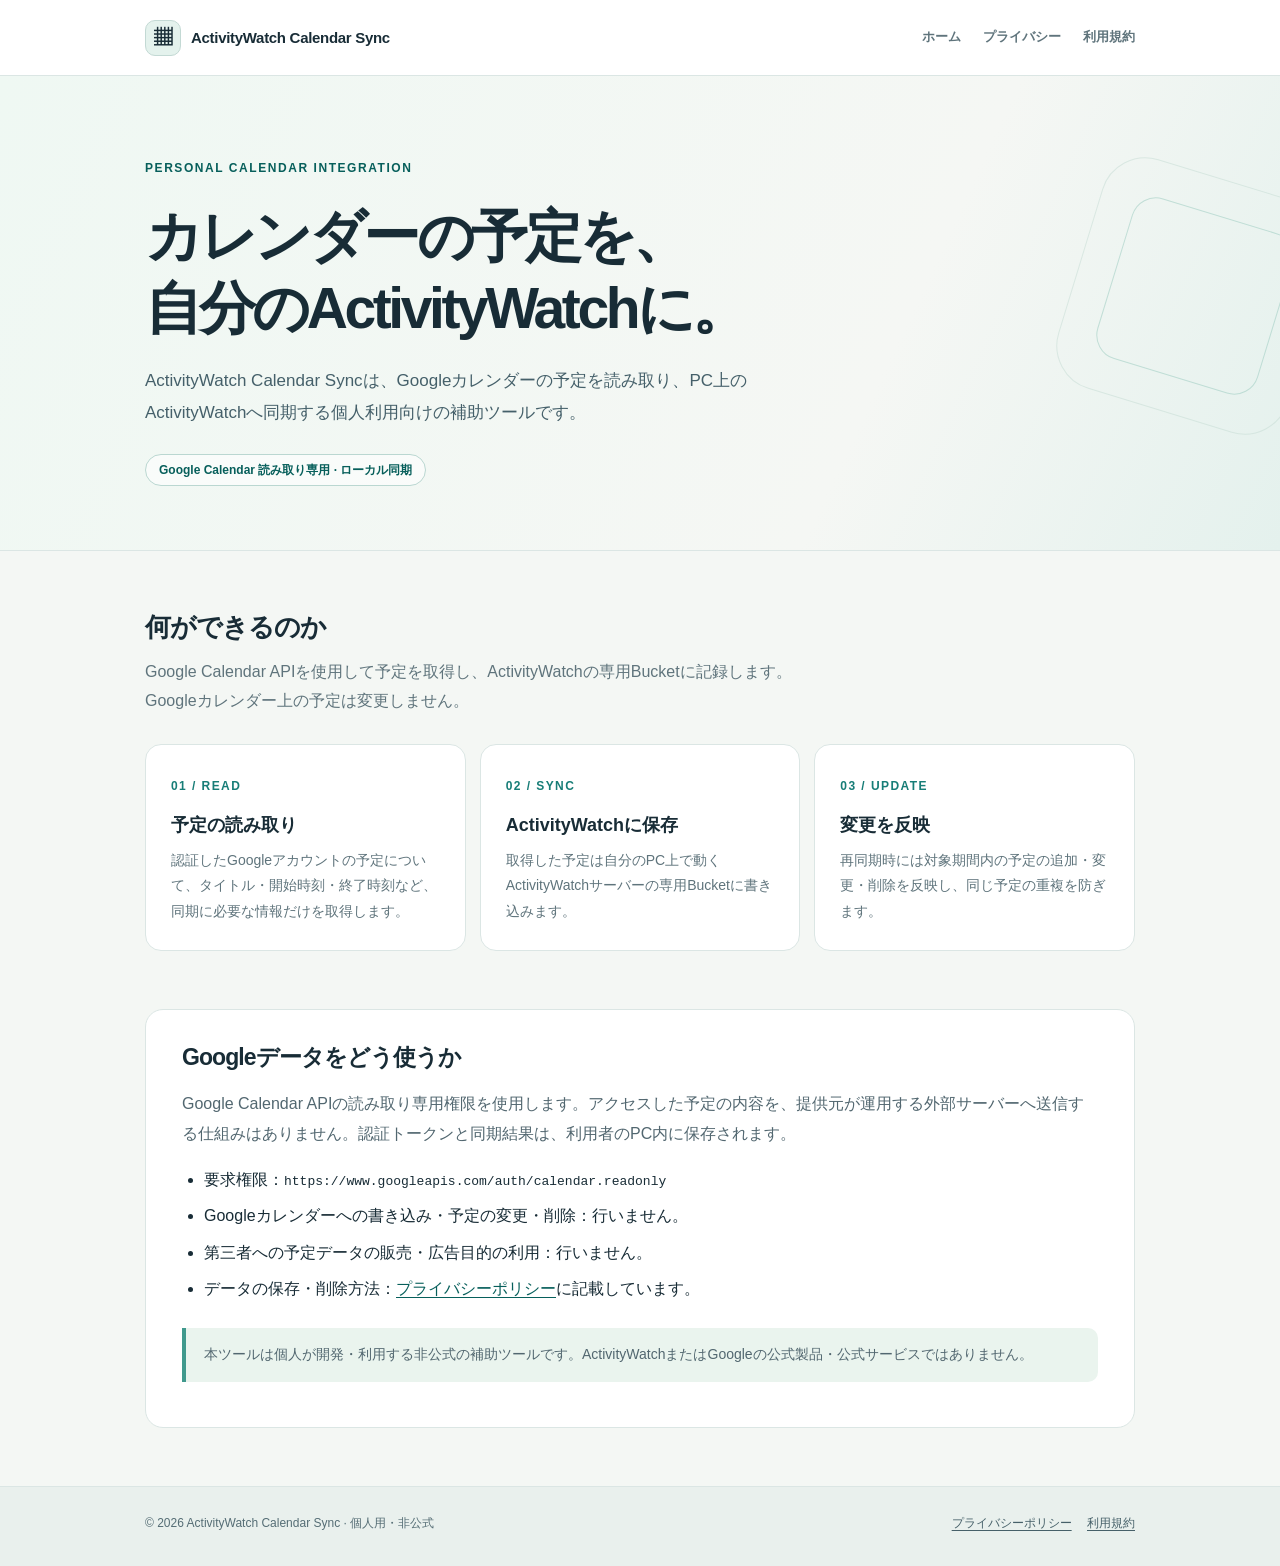
<file: index.html>
<!doctype html><html lang="ja"><head><meta charset="utf-8"><meta name="viewport" content="width=device-width, initial-scale=1"><meta name="color-scheme" content="light"><link rel="stylesheet" href="assets/styles.css"><link rel="icon" type="image/svg+xml" href="assets/icon.svg"><meta name="robots" content="index,follow"><title>ホーム | ActivityWatch Calendar Sync</title><meta name="description" content="Googleカレンダーの予定をローカルのActivityWatchへ同期する個人用ツール。"></head><body><header><div class="container nav"><a class="brand" href="index.html"><span class="brand-icon" aria-hidden="true">▦</span>ActivityWatch Calendar Sync</a><nav class="links" aria-label="ナビゲーション"><a href="index.html">ホーム</a><a href="privacy.html">プライバシー</a><a href="terms.html">利用規約</a></nav></div></header><main><section class="hero"><div class="container"><span class="eyebrow">Personal calendar integration</span><h1>カレンダーの予定を、<br>自分のActivityWatchに。</h1><p>ActivityWatch Calendar Syncは、Googleカレンダーの予定を読み取り、PC上のActivityWatchへ同期する個人利用向けの補助ツールです。</p><span class="tag">Google Calendar 読み取り専用 · ローカル同期</span></div><div class="design" aria-hidden="true"></div></section>
<section class="section"><div class="container"><h2>何ができるのか</h2><p class="lead">Google Calendar APIを使用して予定を取得し、ActivityWatchの専用Bucketに記録します。Googleカレンダー上の予定は変更しません。</p><div class="cards"><article class="card"><span class="card-num">01 / READ</span><h3>予定の読み取り</h3><p>認証したGoogleアカウントの予定について、タイトル・開始時刻・終了時刻など、同期に必要な情報だけを取得します。</p></article><article class="card"><span class="card-num">02 / SYNC</span><h3>ActivityWatchに保存</h3><p>取得した予定は自分のPC上で動くActivityWatchサーバーの専用Bucketに書き込みます。</p></article><article class="card"><span class="card-num">03 / UPDATE</span><h3>変更を反映</h3><p>再同期時には対象期間内の予定の追加・変更・削除を反映し、同じ予定の重複を防ぎます。</p></article></div></div></section>
<section class="section" style="padding-top:0"><div class="container"><div class="panel"><h2>Googleデータをどう使うか</h2><p>Google Calendar APIの読み取り専用権限を使用します。アクセスした予定の内容を、提供元が運用する外部サーバーへ送信する仕組みはありません。認証トークンと同期結果は、利用者のPC内に保存されます。</p><ul><li>要求権限：<code>https://www.googleapis.com/auth/calendar.readonly</code></li><li>Googleカレンダーへの書き込み・予定の変更・削除：行いません。</li><li>第三者への予定データの販売・広告目的の利用：行いません。</li><li>データの保存・削除方法：<a href="privacy.html">プライバシーポリシー</a>に記載しています。</li></ul><p class="important">本ツールは個人が開発・利用する非公式の補助ツールです。ActivityWatchまたはGoogleの公式製品・公式サービスではありません。</p></div></div></section></main><footer><div class="container footer-inner"><span>© 2026 ActivityWatch Calendar Sync · 個人用・非公式</span><span><a href="privacy.html">プライバシーポリシー</a>　 <a href="terms.html">利用規約</a></span></div></footer></body></html>
</file>
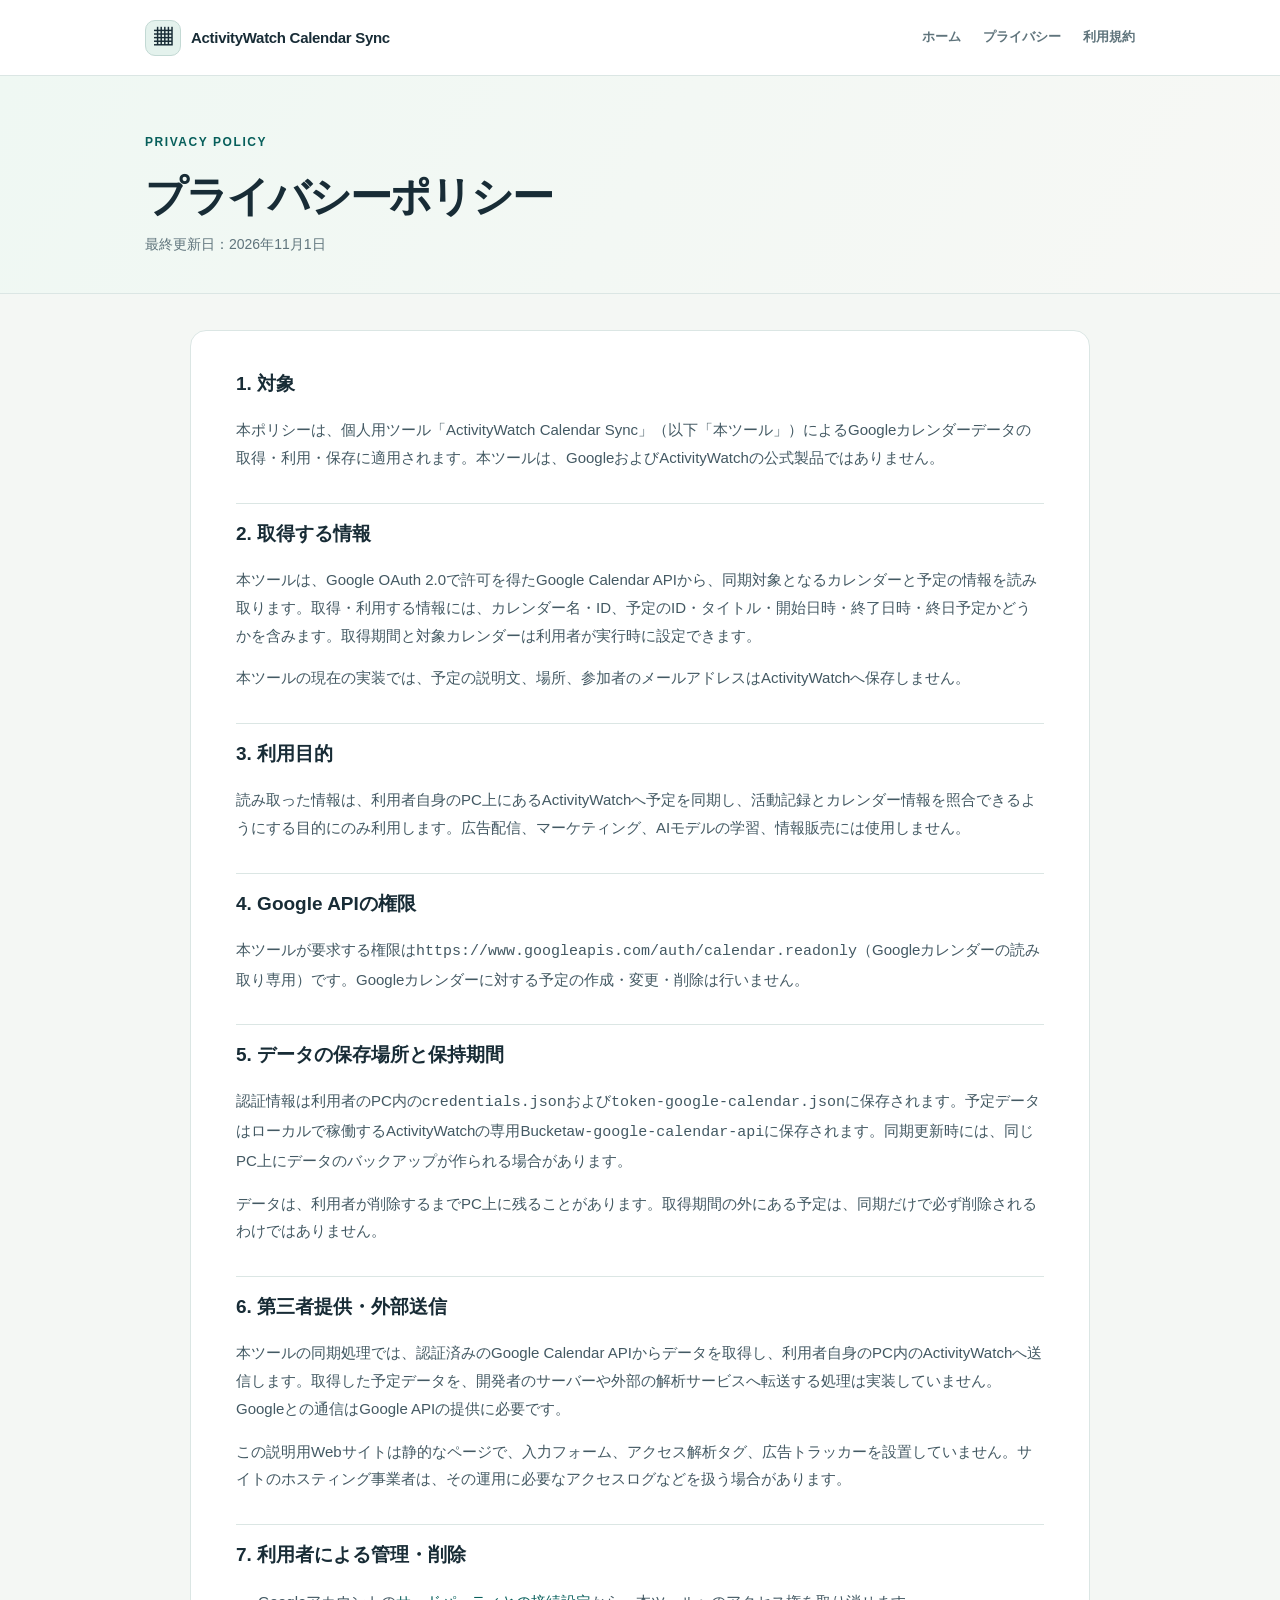
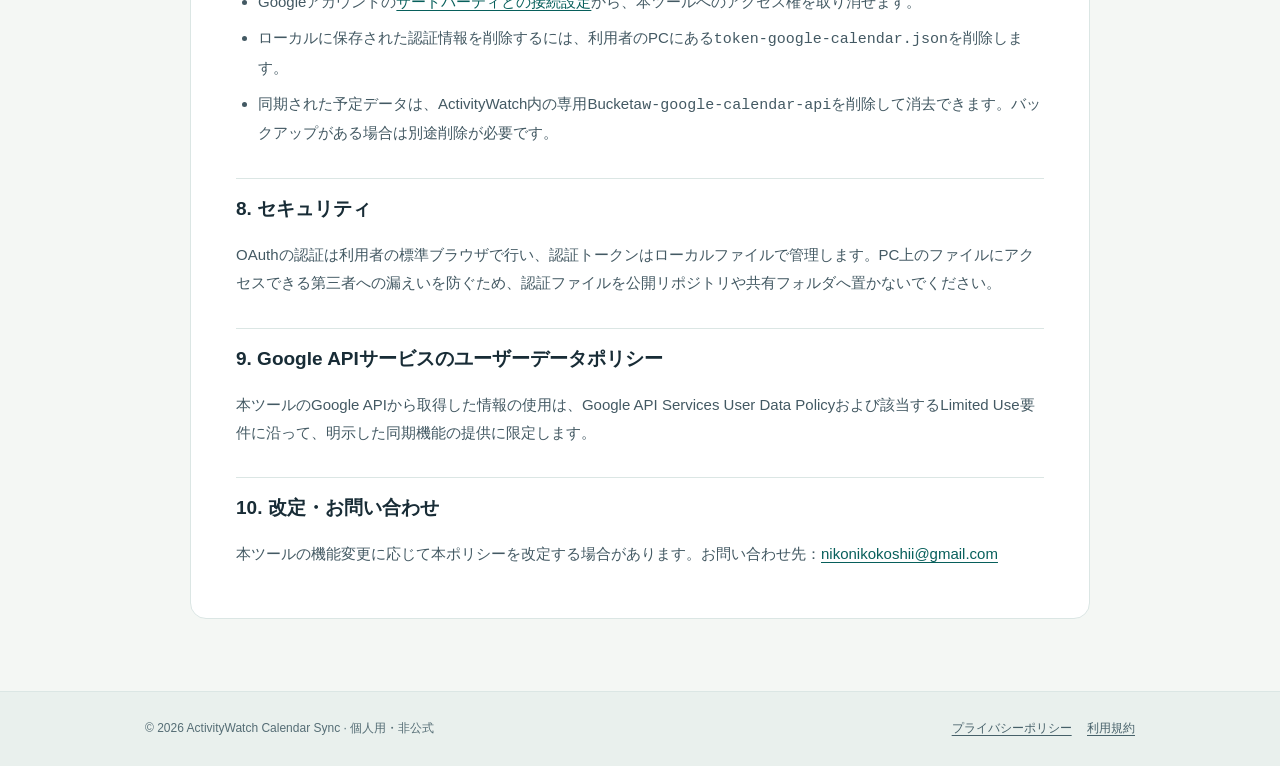
<file: privacy.html>
<!doctype html><html lang="ja"><head><meta charset="utf-8"><meta name="viewport" content="width=device-width, initial-scale=1"><meta name="color-scheme" content="light"><link rel="stylesheet" href="assets/styles.css"><link rel="icon" type="image/svg+xml" href="assets/icon.svg"><meta name="robots" content="index,follow"><title>プライバシーポリシー | ActivityWatch Calendar Sync</title><meta name="description" content="Google Calendar APIへのアクセス・利用・ローカル保存・削除方法について。"></head><body><header><div class="container nav"><a class="brand" href="index.html"><span class="brand-icon" aria-hidden="true">▦</span>ActivityWatch Calendar Sync</a><nav class="links" aria-label="ナビゲーション"><a href="index.html">ホーム</a><a href="privacy.html">プライバシー</a><a href="terms.html">利用規約</a></nav></div></header><main><section class="doc-hero"><div class="container"><span class="eyebrow">Privacy policy</span><h1>プライバシーポリシー</h1><p>最終更新日：2026年11月1日</p></div></section><article class="container doc">
<h2>1. 対象</h2><p>本ポリシーは、個人用ツール「ActivityWatch Calendar Sync」（以下「本ツール」）によるGoogleカレンダーデータの取得・利用・保存に適用されます。本ツールは、GoogleおよびActivityWatchの公式製品ではありません。</p>
<h2>2. 取得する情報</h2><p>本ツールは、Google OAuth 2.0で許可を得たGoogle Calendar APIから、同期対象となるカレンダーと予定の情報を読み取ります。取得・利用する情報には、カレンダー名・ID、予定のID・タイトル・開始日時・終了日時・終日予定かどうかを含みます。取得期間と対象カレンダーは利用者が実行時に設定できます。</p><p>本ツールの現在の実装では、予定の説明文、場所、参加者のメールアドレスはActivityWatchへ保存しません。</p>
<h2>3. 利用目的</h2><p>読み取った情報は、利用者自身のPC上にあるActivityWatchへ予定を同期し、活動記録とカレンダー情報を照合できるようにする目的にのみ利用します。広告配信、マーケティング、AIモデルの学習、情報販売には使用しません。</p>
<h2>4. Google APIの権限</h2><p>本ツールが要求する権限は<code>https://www.googleapis.com/auth/calendar.readonly</code>（Googleカレンダーの読み取り専用）です。Googleカレンダーに対する予定の作成・変更・削除は行いません。</p>
<h2>5. データの保存場所と保持期間</h2><p>認証情報は利用者のPC内の<code>credentials.json</code>および<code>token-google-calendar.json</code>に保存されます。予定データはローカルで稼働するActivityWatchの専用Bucket<code>aw-google-calendar-api</code>に保存されます。同期更新時には、同じPC上にデータのバックアップが作られる場合があります。</p><p>データは、利用者が削除するまでPC上に残ることがあります。取得期間の外にある予定は、同期だけで必ず削除されるわけではありません。</p>
<h2>6. 第三者提供・外部送信</h2><p>本ツールの同期処理では、認証済みのGoogle Calendar APIからデータを取得し、利用者自身のPC内のActivityWatchへ送信します。取得した予定データを、開発者のサーバーや外部の解析サービスへ転送する処理は実装していません。Googleとの通信はGoogle APIの提供に必要です。</p><p>この説明用Webサイトは静的なページで、入力フォーム、アクセス解析タグ、広告トラッカーを設置していません。サイトのホスティング事業者は、その運用に必要なアクセスログなどを扱う場合があります。</p>
<h2>7. 利用者による管理・削除</h2><ul><li>Googleアカウントの<a href="https://myaccount.google.com/connections" rel="noopener noreferrer">サードパーティとの接続設定</a>から、本ツールへのアクセス権を取り消せます。</li><li>ローカルに保存された認証情報を削除するには、利用者のPCにある<code>token-google-calendar.json</code>を削除します。</li><li>同期された予定データは、ActivityWatch内の専用Bucket<code>aw-google-calendar-api</code>を削除して消去できます。バックアップがある場合は別途削除が必要です。</li></ul>
<h2>8. セキュリティ</h2><p>OAuthの認証は利用者の標準ブラウザで行い、認証トークンはローカルファイルで管理します。PC上のファイルにアクセスできる第三者への漏えいを防ぐため、認証ファイルを公開リポジトリや共有フォルダへ置かないでください。</p>
<h2>9. Google APIサービスのユーザーデータポリシー</h2><p>本ツールのGoogle APIから取得した情報の使用は、Google API Services User Data Policyおよび該当するLimited Use要件に沿って、明示した同期機能の提供に限定します。</p>
<h2>10. 改定・お問い合わせ</h2><p>本ツールの機能変更に応じて本ポリシーを改定する場合があります。お問い合わせ先：<a href="mailto:nikonikokoshii@gmail.com">nikonikokoshii@gmail.com</a></p>
</article></main><footer><div class="container footer-inner"><span>© 2026 ActivityWatch Calendar Sync · 個人用・非公式</span><span><a href="privacy.html">プライバシーポリシー</a>　 <a href="terms.html">利用規約</a></span></div></footer></body></html>
</file>
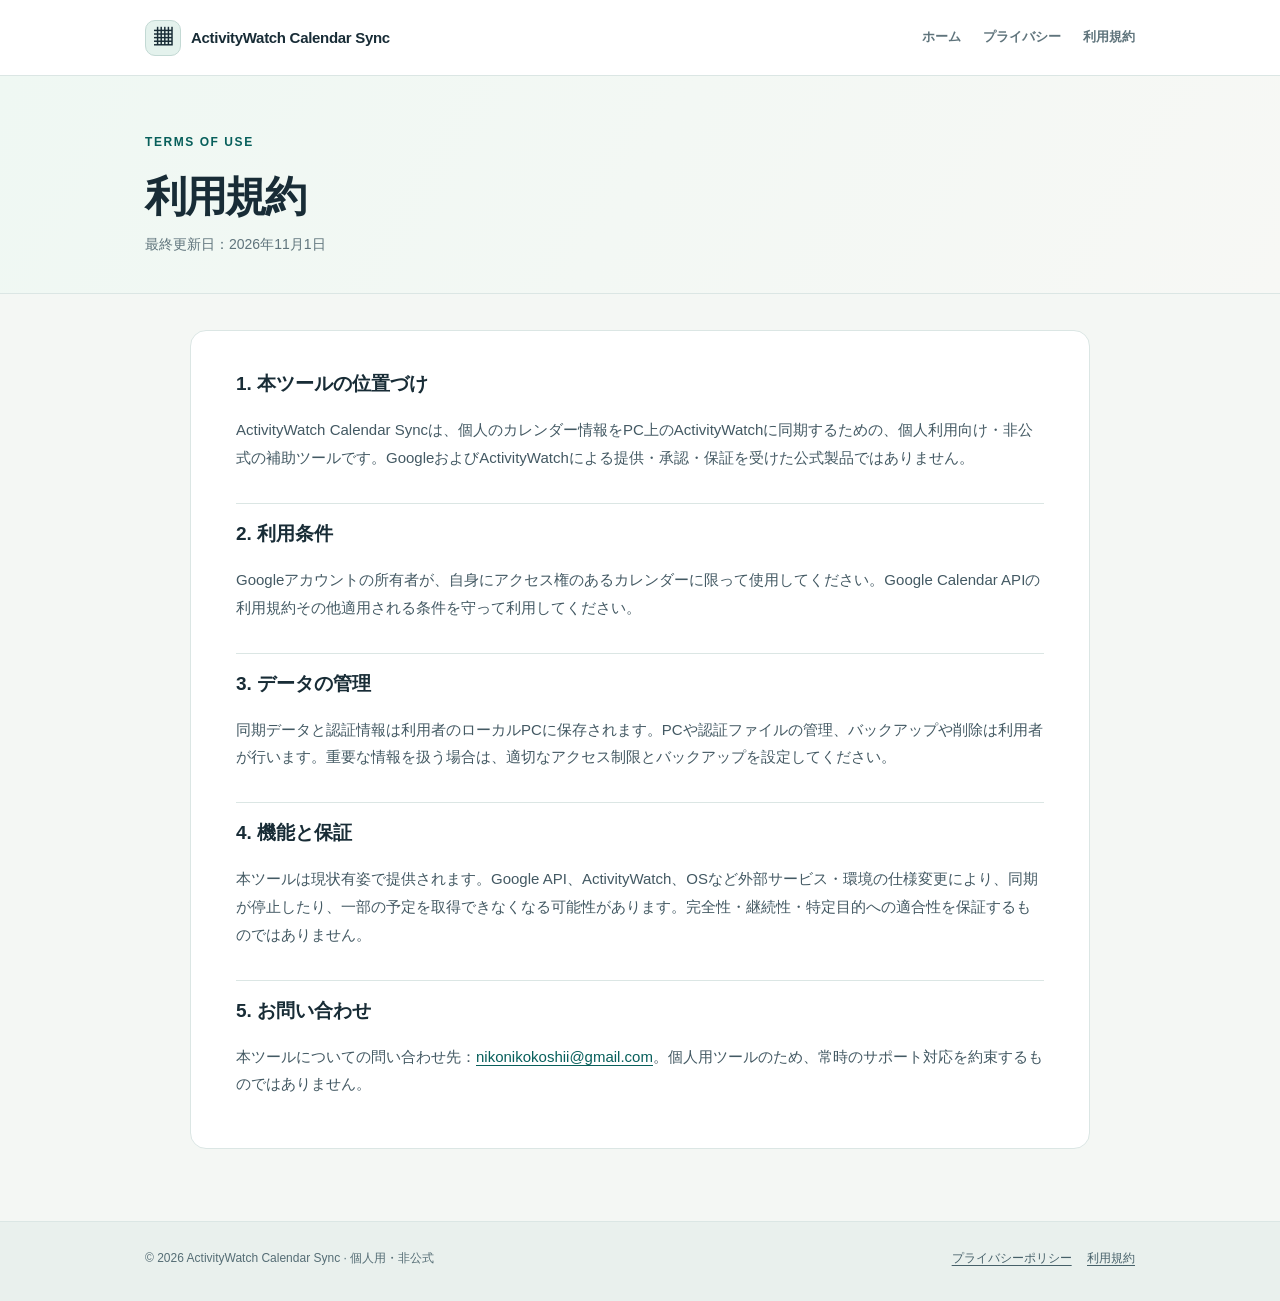
<file: terms.html>
<!doctype html><html lang="ja"><head><meta charset="utf-8"><meta name="viewport" content="width=device-width, initial-scale=1"><meta name="color-scheme" content="light"><link rel="stylesheet" href="assets/styles.css"><link rel="icon" type="image/svg+xml" href="assets/icon.svg"><meta name="robots" content="index,follow"><title>利用規約 | ActivityWatch Calendar Sync</title><meta name="description" content="個人用ActivityWatch Googleカレンダー同期ツールの利用条件。"></head><body><header><div class="container nav"><a class="brand" href="index.html"><span class="brand-icon" aria-hidden="true">▦</span>ActivityWatch Calendar Sync</a><nav class="links" aria-label="ナビゲーション"><a href="index.html">ホーム</a><a href="privacy.html">プライバシー</a><a href="terms.html">利用規約</a></nav></div></header><main><section class="doc-hero"><div class="container"><span class="eyebrow">Terms of use</span><h1>利用規約</h1><p>最終更新日：2026年11月1日</p></div></section><article class="container doc">
<h2>1. 本ツールの位置づけ</h2><p>ActivityWatch Calendar Syncは、個人のカレンダー情報をPC上のActivityWatchに同期するための、個人利用向け・非公式の補助ツールです。GoogleおよびActivityWatchによる提供・承認・保証を受けた公式製品ではありません。</p>
<h2>2. 利用条件</h2><p>Googleアカウントの所有者が、自身にアクセス権のあるカレンダーに限って使用してください。Google Calendar APIの利用規約その他適用される条件を守って利用してください。</p>
<h2>3. データの管理</h2><p>同期データと認証情報は利用者のローカルPCに保存されます。PCや認証ファイルの管理、バックアップや削除は利用者が行います。重要な情報を扱う場合は、適切なアクセス制限とバックアップを設定してください。</p>
<h2>4. 機能と保証</h2><p>本ツールは現状有姿で提供されます。Google API、ActivityWatch、OSなど外部サービス・環境の仕様変更により、同期が停止したり、一部の予定を取得できなくなる可能性があります。完全性・継続性・特定目的への適合性を保証するものではありません。</p>
<h2>5. お問い合わせ</h2><p>本ツールについての問い合わせ先：<a href="mailto:nikonikokoshii@gmail.com">nikonikokoshii@gmail.com</a>。個人用ツールのため、常時のサポート対応を約束するものではありません。</p>
</article></main><footer><div class="container footer-inner"><span>© 2026 ActivityWatch Calendar Sync · 個人用・非公式</span><span><a href="privacy.html">プライバシーポリシー</a>　 <a href="terms.html">利用規約</a></span></div></footer></body></html>
</file>
<file: assets/styles.css>
@charset "UTF-8";
:root{color-scheme:light;--ink:#182c36;--muted:#5f747c;--teal:#177d77;--teal-dark:#075f5b;--sand:#f4f7f4;--line:#dbe6e4;--white:#fff;--pale:#e9f3ee}*{box-sizing:border-box}html{scroll-behavior:smooth}body{margin:0;font-family:-apple-system,BlinkMacSystemFont,"Hiragino Kaku Gothic ProN","Yu Gothic","Meiryo",sans-serif;background:var(--sand);color:var(--ink);line-height:1.85}a{color:var(--teal-dark);text-underline-offset:3px}a:focus-visible{outline:3px solid #3d9f9a;outline-offset:3px;border-radius:4px}.container{width:min(100% - 40px,990px);margin-inline:auto}header{background:#fff;border-bottom:1px solid var(--line)}.nav{display:flex;align-items:center;justify-content:space-between;gap:18px;min-height:75px}.brand{font-weight:800;font-size:15px;letter-spacing:-.02em;text-decoration:none;color:var(--ink);display:flex;align-items:center;gap:10px}.brand-icon{display:grid;place-items:center;width:36px;height:36px;background:#e4f2ed;border:1px solid #c3d9d4;border-radius:10px;font-size:18px}.links{display:flex;gap:22px;flex-wrap:wrap}.links a{text-decoration:none;font-size:13px;font-weight:600;color:var(--muted)}.links a:hover{color:var(--teal-dark)}.hero{padding:76px 0 64px;position:relative;overflow:hidden;background:linear-gradient(115deg,#eff8f3 0%,#f5f7f4 68%,#e4f1ed 100%);border-bottom:1px solid var(--line)}.eyebrow{font-size:12px;font-weight:800;letter-spacing:.13em;color:var(--teal-dark);text-transform:uppercase}.hero h1{font-size:clamp(32px,5.5vw,57px);letter-spacing:-.06em;line-height:1.27;margin:18px 0 21px}.hero p{font-size:17px;max-width:640px;color:#45606a;margin:0}.tag{display:inline-flex;align-items:center;border:1px solid #bad7d1;border-radius:999px;padding:4px 13px;font-size:12px;font-weight:700;color:var(--teal-dark);margin-top:26px;background:#fff9}.design{position:absolute;right:-35px;top:100px;width:240px;height:240px;border:1px solid #c8ded6;border-radius:45px;transform:rotate(17deg);opacity:.55;pointer-events:none}.design:before{content:'';display:block;position:absolute;inset:35px;border:1px solid #9ecdc2;border-radius:25px}.section{padding:58px 0}.section h2{font-size:26px;line-height:1.4;letter-spacing:-.04em;margin:0 0 11px}.lead{color:var(--muted);max-width:690px;margin:0 0 28px}.cards{display:grid;grid-template-columns:repeat(3,1fr);gap:14px}.card{border:1px solid var(--line);border-radius:16px;background:var(--white);padding:25px}.card-num{font-size:12px;font-weight:800;color:var(--teal);letter-spacing:.12em}.card h3{font-size:18px;line-height:1.5;margin:12px 0 9px}.card p{font-size:14px;color:var(--muted);margin:0}.panel{background:#fff;border:1px solid var(--line);border-radius:18px;padding:31px 36px}.panel h2{font-size:23px}.panel p{color:#526770}.panel ul{padding-left:22px}.panel li{margin:7px 0}.important{border-left:4px solid #40998d;background:#eaf4ee;padding:14px 18px;border-radius:0 10px 10px 0;color:#305a59;font-size:14px;margin-top:24px}.small{font-size:13px;color:var(--muted)}.doc-hero{padding:50px 0 35px;background:linear-gradient(120deg,#eff8f3,#f7f8f5);border-bottom:1px solid var(--line)}.doc-hero h1{font-size:clamp(29px,4.4vw,42px);margin:12px 0 6px;letter-spacing:-.05em;line-height:1.4}.doc-hero p{font-size:14px;color:var(--muted);margin:0}.doc{background:white;border:1px solid var(--line);border-radius:16px;padding:35px 45px;margin:36px auto 72px;max-width:900px}.doc h2{font-size:19px;margin:31px 0 7px;padding-top:12px;border-top:1px solid var(--line)}.doc h2:first-child{margin-top:0;border-top:0;padding-top:0}.doc p,.doc li{font-size:15px;color:#435963}.doc ul{padding-left:22px}.doc li{margin:8px 0}.doc strong{color:var(--ink)}footer{background:#e9f0ed;border-top:1px solid var(--line);padding:25px 0 32px;font-size:12px;color:#556d75}footer .footer-inner{display:flex;align-items:center;justify-content:space-between;gap:16px;flex-wrap:wrap}footer a{color:#466069}.pill{font-size:12px;border:1px solid #c9dcd6;border-radius:999px;padding:4px 10px;background:#fff}@media(max-width:700px){.nav{align-items:flex-start;flex-direction:column;padding:15px 0;gap:10px}.links{gap:16px}.hero{padding:52px 0}.hero p{font-size:15px}.design{display:none}.cards{grid-template-columns:1fr}.section{padding:42px 0}.panel{padding:24px}.doc{padding:25px 23px;margin:25px auto 45px}.doc h2{font-size:18px}}
</file>
